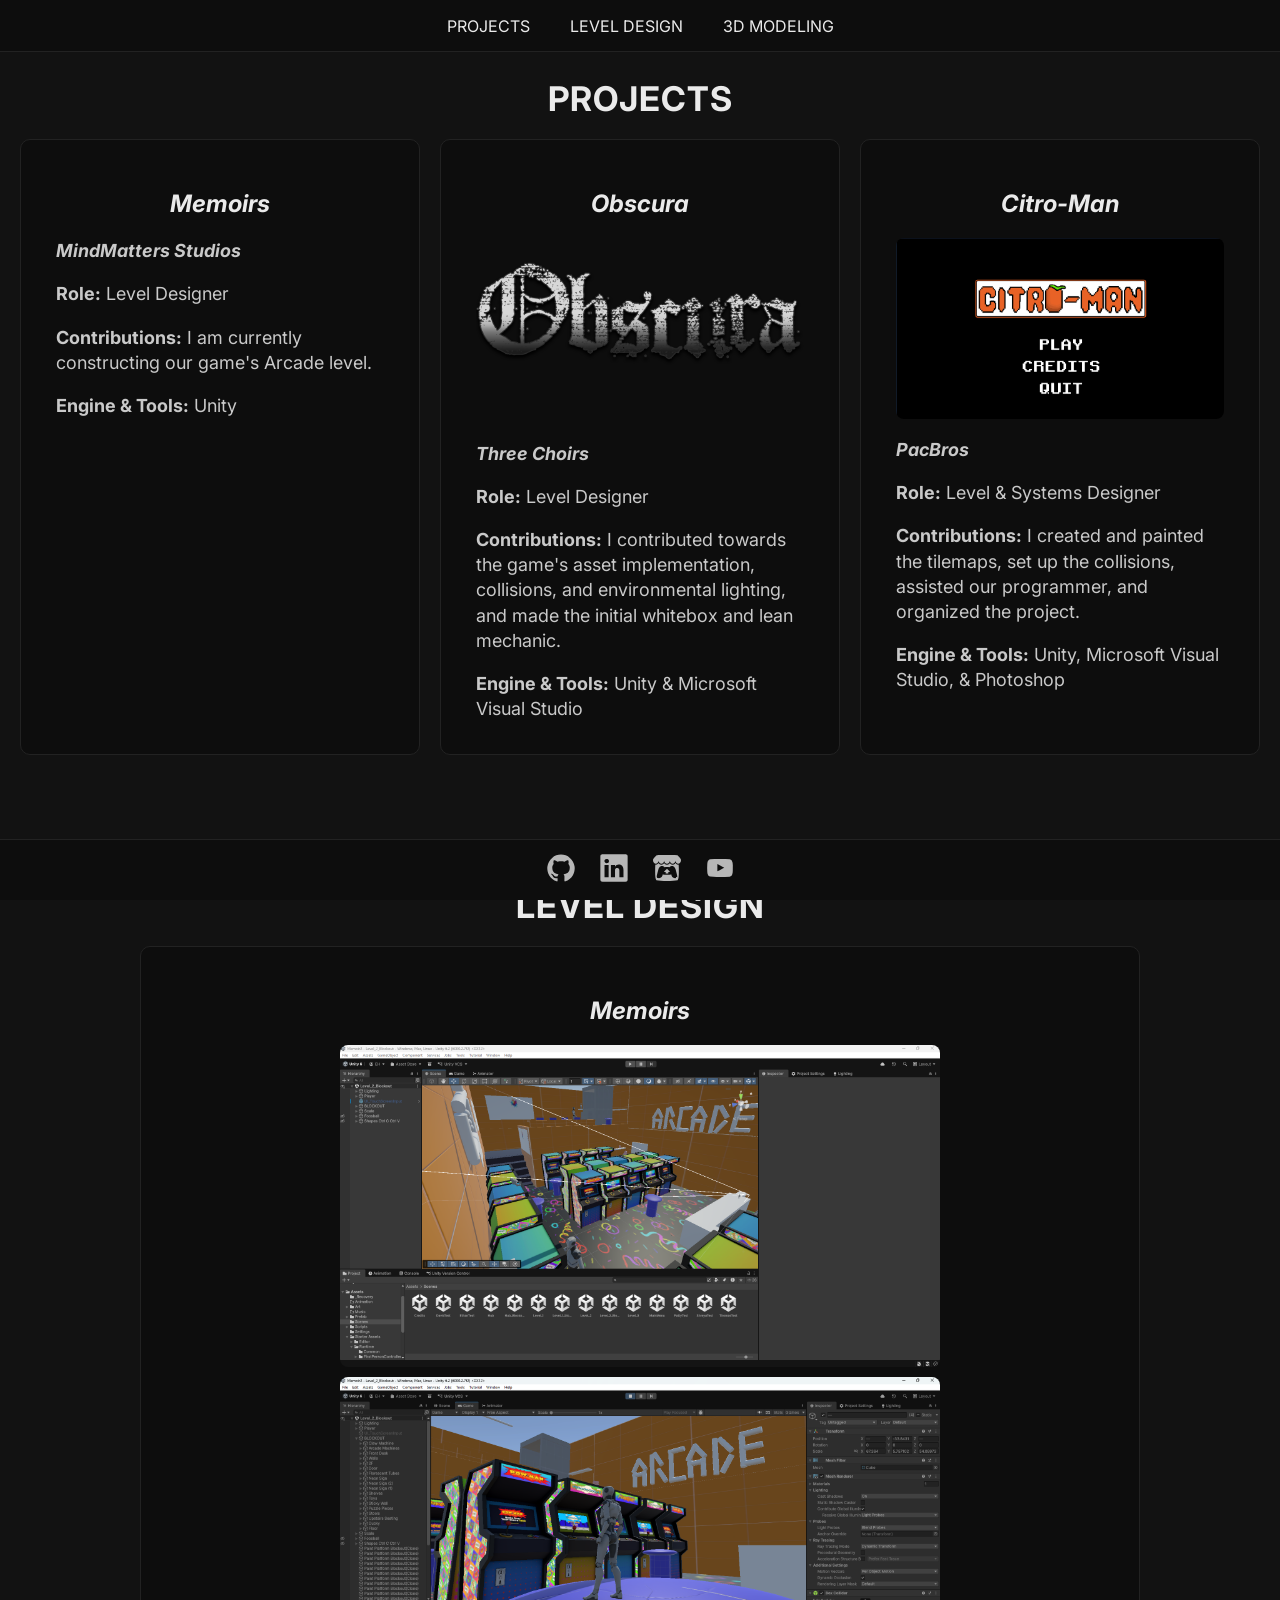
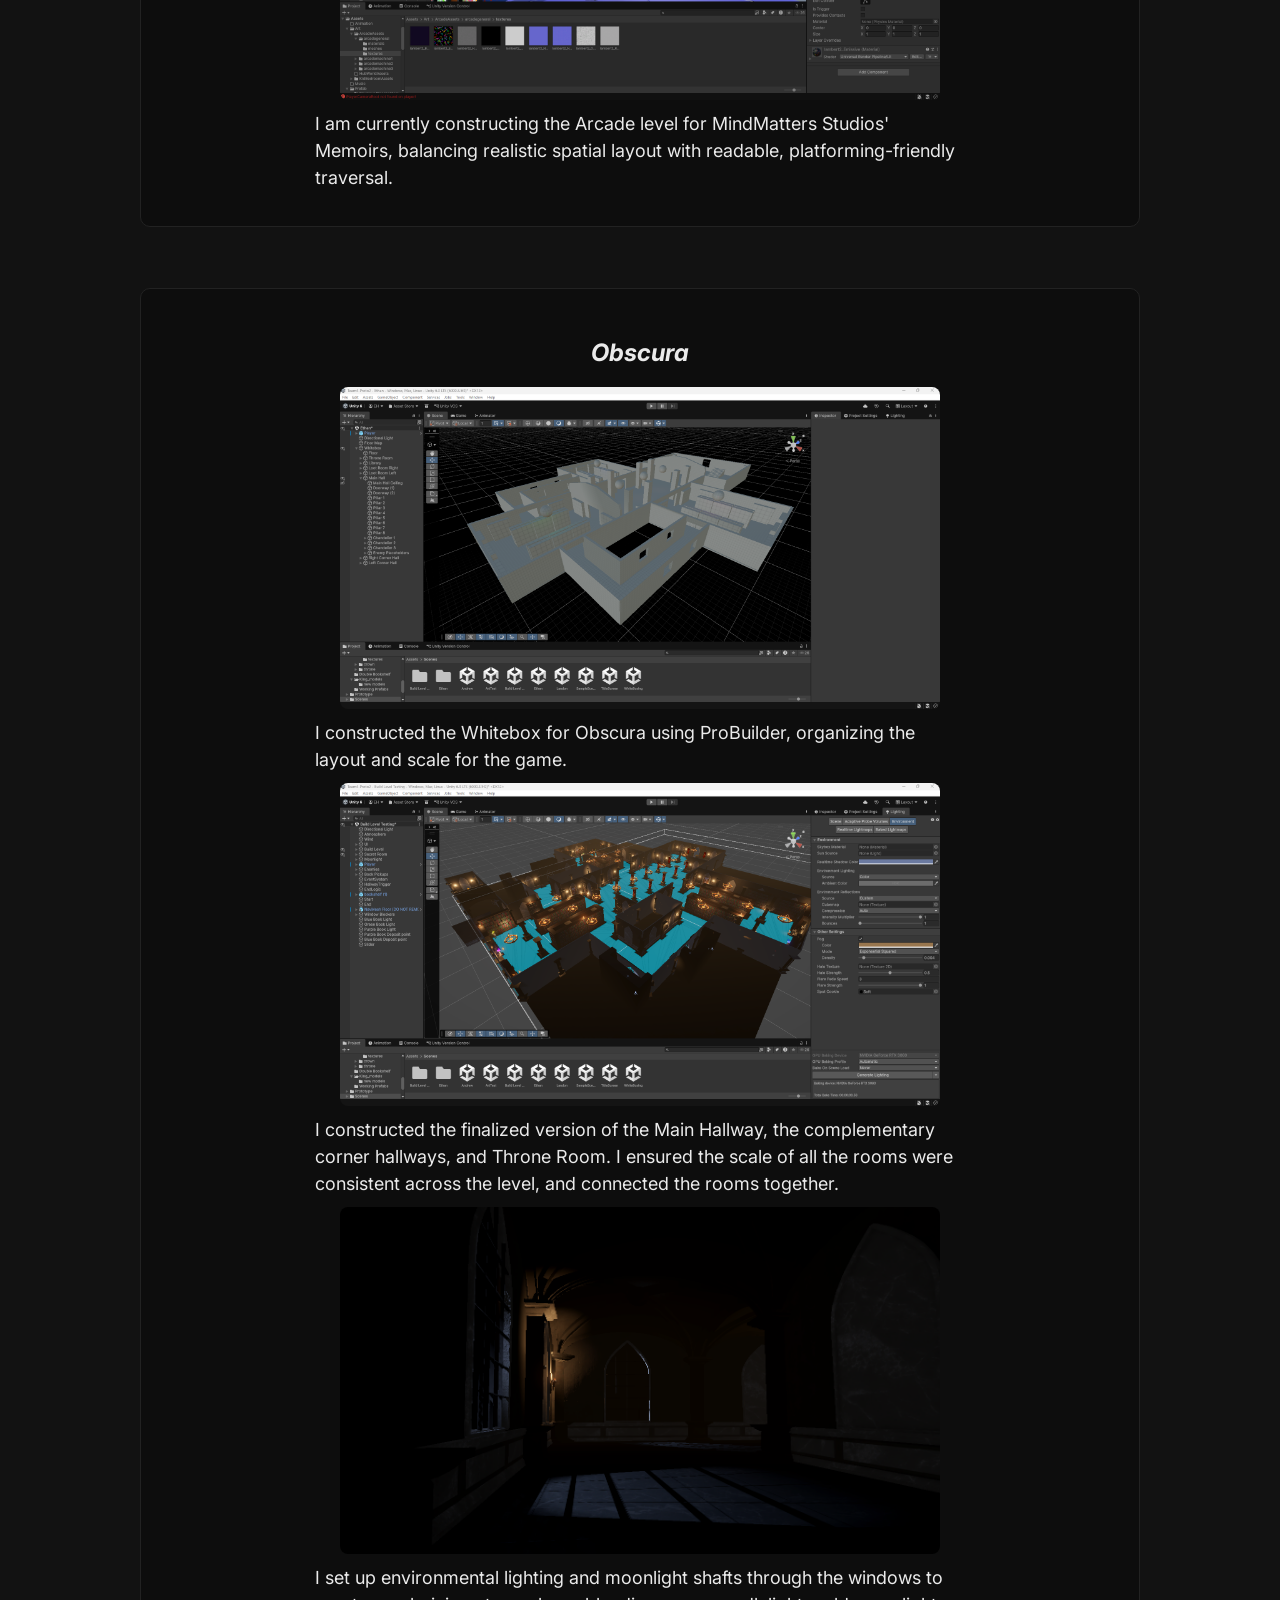
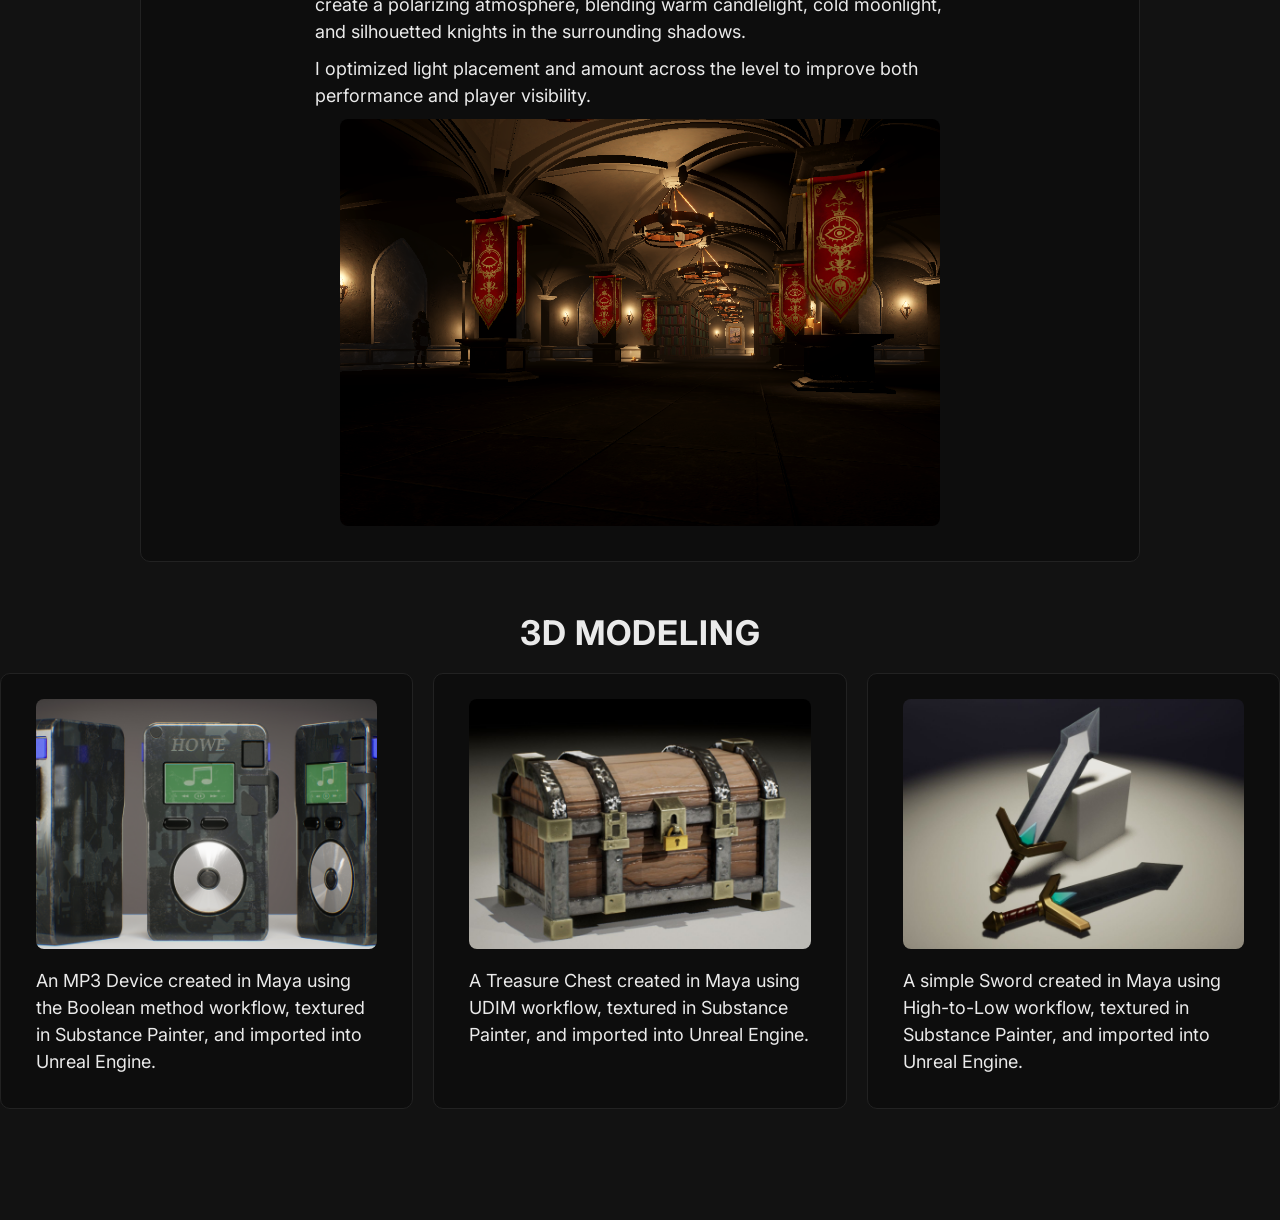
<file: Index.html>
<!DOCTYPE html>
<html>

<head>
  <link rel="stylesheet" href="styles.css">
  <link href="https://fonts.googleapis.com/css2?family=Inter:wght@400;600&display=swap" rel="stylesheet">
<meta charset ="utf-8">
<title>Ethan Howe | Game Designer</title>
</head>



<body>
  <header>
  <nav>
    <div class="nav-container">
      <ul class="navbar">
        <li><a href="#projects">PROJECTS</a></li>
        <li><a href="#level-design">LEVEL DESIGN</a></li>
        <li><a href="#3d-modeling">3D MODELING</a></li>
      </ul>
    </div>
  </nav>
</header>

  <main>
    <section id="projects">
      <h2><strong> PROJECTS </strong></h2>

      <div class="project-grid">

      <div class="project-card">
          <h3><strong><em> Memoirs </em></strong></h3>
          <p><strong><em> MindMatters Studios </em></strong></p>
          <p> <strong>Role:</strong> Level Designer </p>
          <p> <strong>Contributions:</strong> I am currently constructing our game's Arcade level. </p>
          <p> <strong>Engine & Tools:</strong> Unity </p>
        </div>

      <div class="project-card">
          <h3 class="project-title"> <a href="https://shreyaaaaaa.itch.io/obscura" target="_blank"> <em>Obscura</em> </a> </h3>
                  <a href="https://shreyaaaaaa.itch.io/obscura" target="_blank"> <img src="references/Obscura.png" alt="Obscura"> </a>
          <p> <strong><em>Three Choirs</em></strong> </p>
          <p> <strong>Role:</strong> Level Designer </p>
          <p> <strong>Contributions:</strong> I contributed towards the game's asset implementation, collisions, and environmental lighting, and made the initial whitebox and lean mechanic. </p>
          <p> <strong>Engine & Tools:</strong> Unity & Microsoft Visual Studio </p>
        </div>
        
      <div class="project-card">
          <h3 class="project-title"> <a href="https://nolanwoodyer.itch.io/citro-man" target="_blank"> <em>Citro-Man</em> </a> </h3>
                  <a href="https://nolanwoodyer.itch.io/citro-man" target="_blank"> <img src="references/Citro.png" alt="Citro-Man"> </a>
          <p><strong><em> PacBros </em></strong></p>
          <p> <strong>Role:</strong> Level & Systems Designer </p>
          <p> <strong>Contributions:</strong> I created and painted the tilemaps, set up the collisions, assisted our programmer, and organized the project. </p>
          <p> <strong>Engine & Tools:</strong> Unity, Microsoft Visual Studio, & Photoshop </p>
        </div>
      </div>
    </section>
<br>
    <section id="level-design">
      <h2><strong> LEVEL DESIGN </strong></h2>

      <div class="level-grid">

         <div class="level-card">
          <h3> <strong><em> Memoirs </em></strong> </h3>
          <img src="references/Memoirs-Blockout.png" alt="Arcade Level for Memoirs">
          <img src="references/Memoirs-Scale.png" alt="Player is a tiny guy in an Arcade">
          <p> I am currently constructing the Arcade level for MindMatters Studios' Memoirs, balancing realistic spatial layout with readable, platforming-friendly traversal. </p>
        </div>
      <br>
        <div class="level-card">
          <h3> <strong><em> Obscura </em></strong> </h3>
          <img src="references/Obscura-Whitebox.png" alt="Whitebox for Obscura">
          <p> I constructed the Whitebox for Obscura using ProBuilder, organizing the layout and scale for the game. </p>
          <img src="references/Obscura-Final.png" alt="Final Level Design for Obscura">
          <p> I constructed the finalized version of the Main Hallway, the complementary corner hallways, and Throne Room. I ensured the scale of all the rooms were consistent across the level, and connected the rooms together. </p>
          <img src="references/Obscura-Moonlight.png" alt="Moonlight shafts in dark hallway">
          <p> I set up environmental lighting and moonlight shafts through the windows to create a polarizing atmosphere, blending warm candlelight, cold moonlight, and silhouetted knights in the surrounding shadows. </p>
          <p> I optimized light placement and amount across the level to improve both performance and player visibility. </p>
          <img src="references/Obscura-Lighting.png" alt="Candlelit castle with library">
        </div>
        
      </div>
    </section>
  <br>
    <section id="3d-modeling">
      <h2><strong> 3D MODELING </strong></h2>

    <div class="model-grid">
      
      <div class="model-card">
        <img src="references/Device.jpeg" alt="Device model">
        <p> An MP3 Device created in Maya using the Boolean method workflow, textured in Substance Painter, and imported into Unreal Engine. </p>
      </div>

      <div class="model-card">
        <img src="references/Chest.jpg" alt="Chest model">
        <p> A Treasure Chest created in Maya using UDIM workflow, textured in Substance Painter, and imported into Unreal Engine. </p>
      </div>

      <div class="model-card">
        <img src="references/Sword.jpg" alt="Sword model">
        <p> A simple Sword created in Maya using High-to-Low workflow, textured in Substance Painter, and imported into Unreal Engine. </p>
      </div>
    </div>
      
    </section>
<br>
  </main>

  <footer>
    <a href="https://github.com/extremeethan/" target="_blank"> <img src="icons/logo-github.svg" alt="github"> </a>
    <a href="https://www.linkedin.com/in/ethan-howe-/" target="_blank"> <img src="icons/logo-linkedin.svg" alt="linkedin"> </a>
    <a href="https://extremeethan.itch.io/" target="_blank"> <img src="icons/logo-itch.svg" alt="itch.io"> </a>
    <a href="https://www.youtube.com/@ethan-howe" target="_blank"> <img src="icons/logo-youtube.svg" alt="youtube"> </a>
  </footer>
</body>
  
</html>
</file>
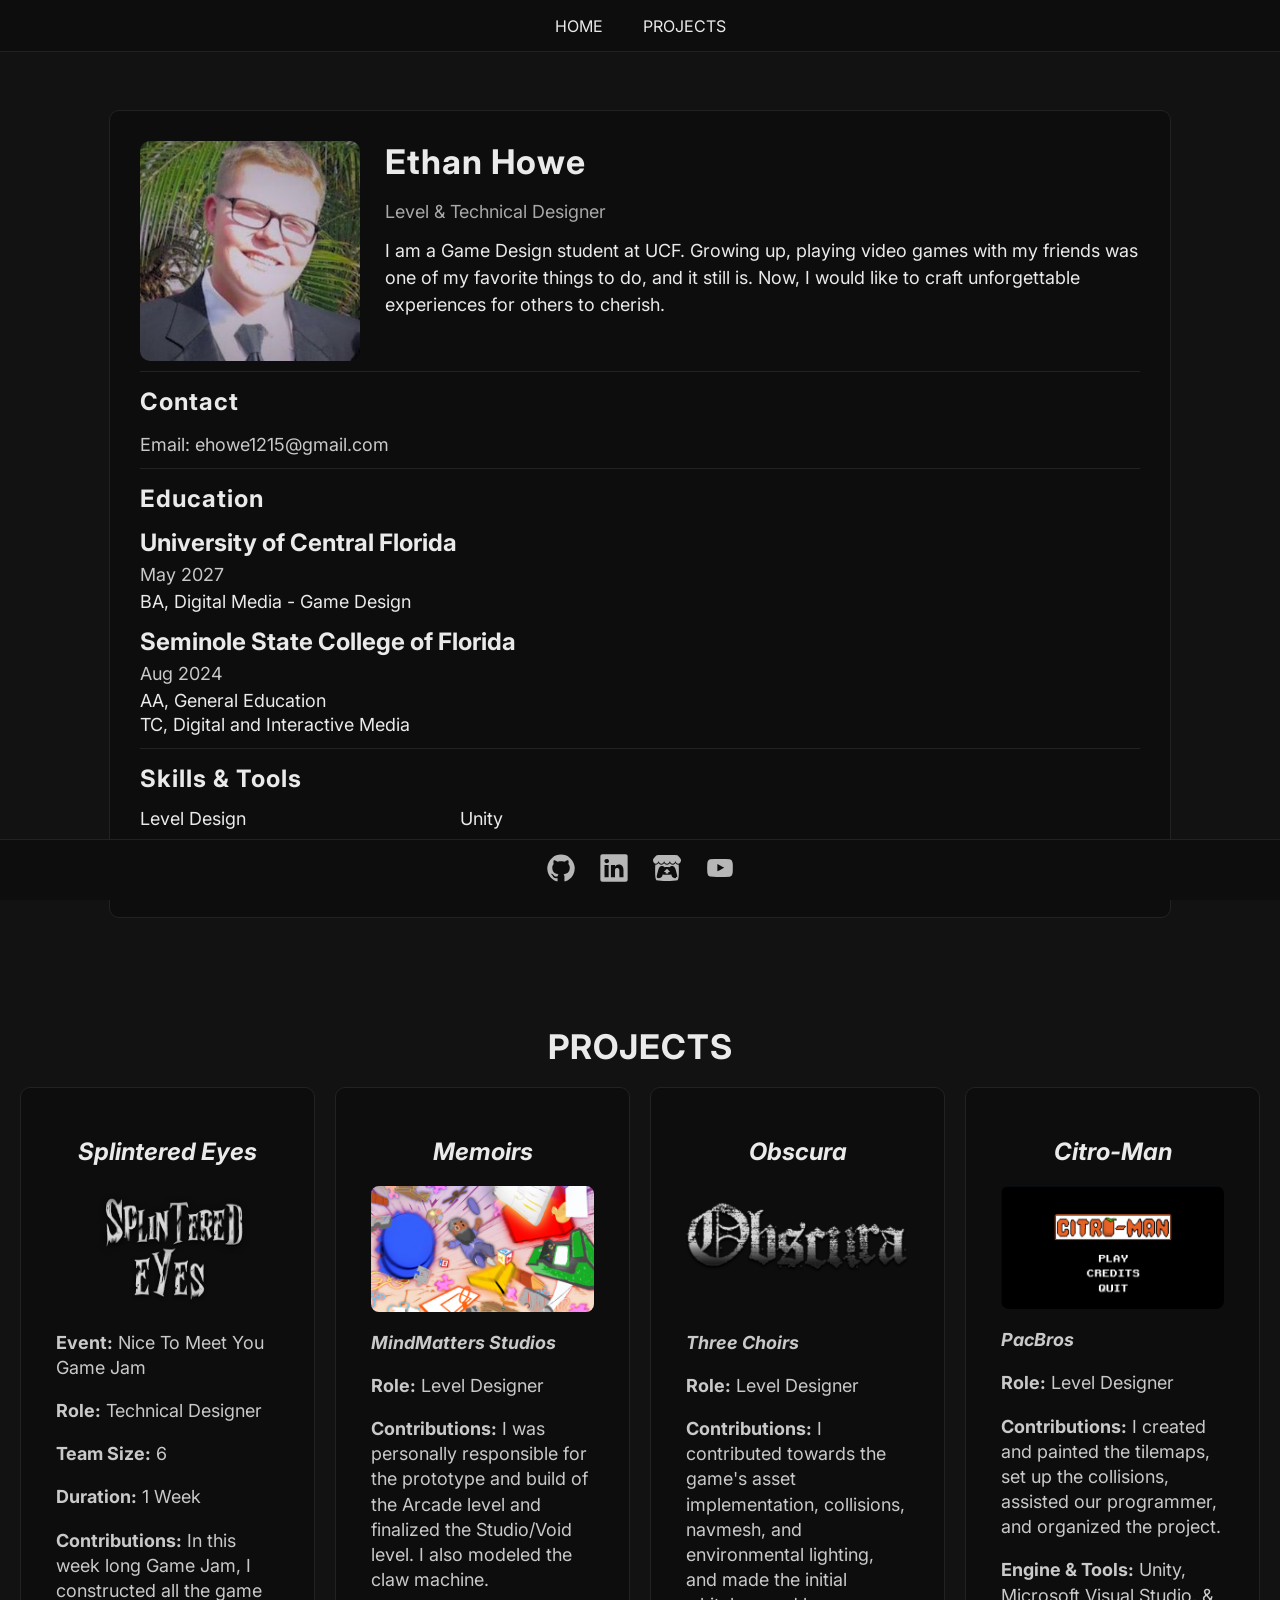
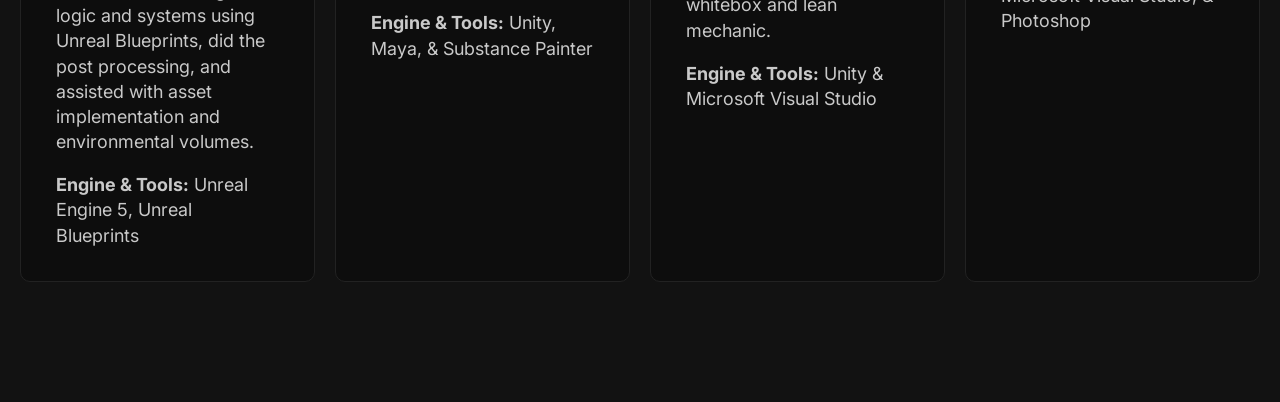
<file: index.html>
<!DOCTYPE html>
<html>

<head>
  <link rel="stylesheet" href="styles.css">
  <link href="https://fonts.googleapis.com/css2?family=Inter:wght@400;600&display=swap" rel="stylesheet">
  <meta charset="utf-8">
  <title>Ethan Howe | Game Designer</title>
</head>

<body>

  <header>
    <nav>
      <div class="nav-container">
        <ul class="navbar">
          <li><a href="index.html">HOME</a></li>
          <li><a href="index.html#projects">PROJECTS</a></li>
        </ul>
      </div>
    </nav>
  </header>

  <main>

    <section class="about-hero">

      <div class="profile-card">

        <div class="profile-top">
          <img src="references/headshot.jpg" alt="picture of me">

          <div class="profile-text">
            <h2>Ethan Howe</h2>

            <p class="edu-date">
              Level & Technical Designer
            </p>
            
            <p>
              I am a Game Design student at UCF. Growing up, playing video games with my friends was one of my favorite things to do, and it still is. Now, I would like to craft unforgettable experiences for others to cherish.
            </p>

          </div>
        </div>

        <div class="profile-section">
          <h2><strong>Contact</strong></h2>
          <p>Email: ehowe1215@gmail.com</p>
        </div>

        <div class="profile-section">

          <h2><strong>Education</strong></h2>

          <div class="education-item">
            <h3>University of Central Florida</h3>
            <p class="edu-date">May 2027</p>
            <ul>
              <li>BA, Digital Media - Game Design</li>
            </ul>
          </div>

          <div class="education-item">
            <h3>Seminole State College of Florida</h3>
            <p class="edu-date">Aug 2024</p>
            <ul>
              <li>AA, General Education</li>
              <li>TC, Digital and Interactive Media</li>
            </ul>
          </div>

        </div>

        <div class="profile-section">
          <h2><strong>Skills & Tools</strong></h2>

          <ul class="skills-list">
            <li>Level Design</li>
            <li>Unity</li>
            <li>Unreal Engine & Blueprints</li>
            <li>Autodesk Maya</li>
            <li>Hard Surface Modeling</li>
            <li>GitHub</li>
          </ul>
        </div>

      </div>

    </section>


    <section id="projects">
      <h2><strong>PROJECTS</strong></h2>

      <div class="project-grid">

        <div class="project-card">
          <h3 class="project-title">
            <a href="https://pr0tag.itch.io/splintered-eyes" target="_blank">
              <strong><em>Splintered Eyes</em></strong>
            </a>
          </h3>

          <img src="references/Splintered-Eyes.png" alt="Splintered Eyes Game Jam Project">

          <p><strong>Event:</strong> Nice To Meet You Game Jam</p>
          <p><strong>Role:</strong> Technical Designer</p>
          <p><strong>Team Size:</strong> 6</p>
          <p><strong>Duration:</strong> 1 Week</p>
          <p><strong>Contributions:</strong> In this week long Game Jam, I constructed all the game logic and systems using Unreal Blueprints, did the post processing, and assisted with asset implementation and environmental volumes.</p>
          <p><strong>Engine & Tools:</strong> Unreal Engine 5, Unreal Blueprints</p>
        </div>

        <div class="project-card">
          <h3 class="project-title">
            <a href="https://patty-farinas.itch.io/memoirs" target="_blank">
              <strong><em>Memoirs</em></strong>
            </a>
          </h3>

          <a href="memoirs.html">
            <img src="references/Memoirs.png" alt="Memoirs">
          </a>

          <p><strong><em>MindMatters Studios</em></strong></p>
          <p><strong>Role:</strong> Level Designer</p>
          <p><strong>Contributions:</strong> I was personally responsible for the prototype and build of the Arcade level and finalized the Studio/Void level. I also modeled the claw machine.</p>
          <p><strong>Engine & Tools:</strong> Unity, Maya, & Substance Painter</p>
        </div>

        <div class="project-card">
          <h3 class="project-title">
            <a href="https://shreyaaaaaa.itch.io/obscura" target="_blank">
              <strong><em>Obscura</em></strong>
            </a>
          </h3>

          <a href="obscura.html">
            <img src="references/Obscura.png" alt="Obscura">
          </a>

          <p><strong><em>Three Choirs</em></strong></p>
          <p><strong>Role:</strong> Level Designer</p>
          <p><strong>Contributions:</strong> I contributed towards the game's asset implementation, collisions, navmesh, and environmental lighting, and made the initial whitebox and lean mechanic.</p>
          <p><strong>Engine & Tools:</strong> Unity & Microsoft Visual Studio</p>
        </div>

        <div class="project-card">
          <h3 class="project-title">
            <a href="https://nolanwoodyer.itch.io/citro-man" target="_blank">
              <strong><em>Citro-Man</em></strong>
            </a>
          </h3>

          <img src="references/Citro.png" alt="Citro-Man">

          <p><strong><em>PacBros</em></strong></p>
          <p><strong>Role:</strong> Level Designer</p>
          <p><strong>Contributions:</strong> I created and painted the tilemaps, set up the collisions, assisted our programmer, and organized the project.</p>
          <p><strong>Engine & Tools:</strong> Unity, Microsoft Visual Studio, & Photoshop</p>
        </div>

      </div>
    </section>

  </main>

  <footer>
    <a href="https://github.com/extremeethan/" target="_blank">
      <img src="icons/logo-github.svg" alt="github">
    </a>

    <a href="https://www.linkedin.com/in/ethan-howe-/" target="_blank">
      <img src="icons/logo-linkedin.svg" alt="linkedin">
    </a>

    <a href="https://extremeethan.itch.io/" target="_blank">
      <img src="icons/logo-itch.svg" alt="itch.io">
    </a>

    <a href="https://www.youtube.com/@ethan-howe" target="_blank">
      <img src="icons/logo-youtube.svg" alt="youtube">
    </a>
  </footer>

</body>

</html>
</file>
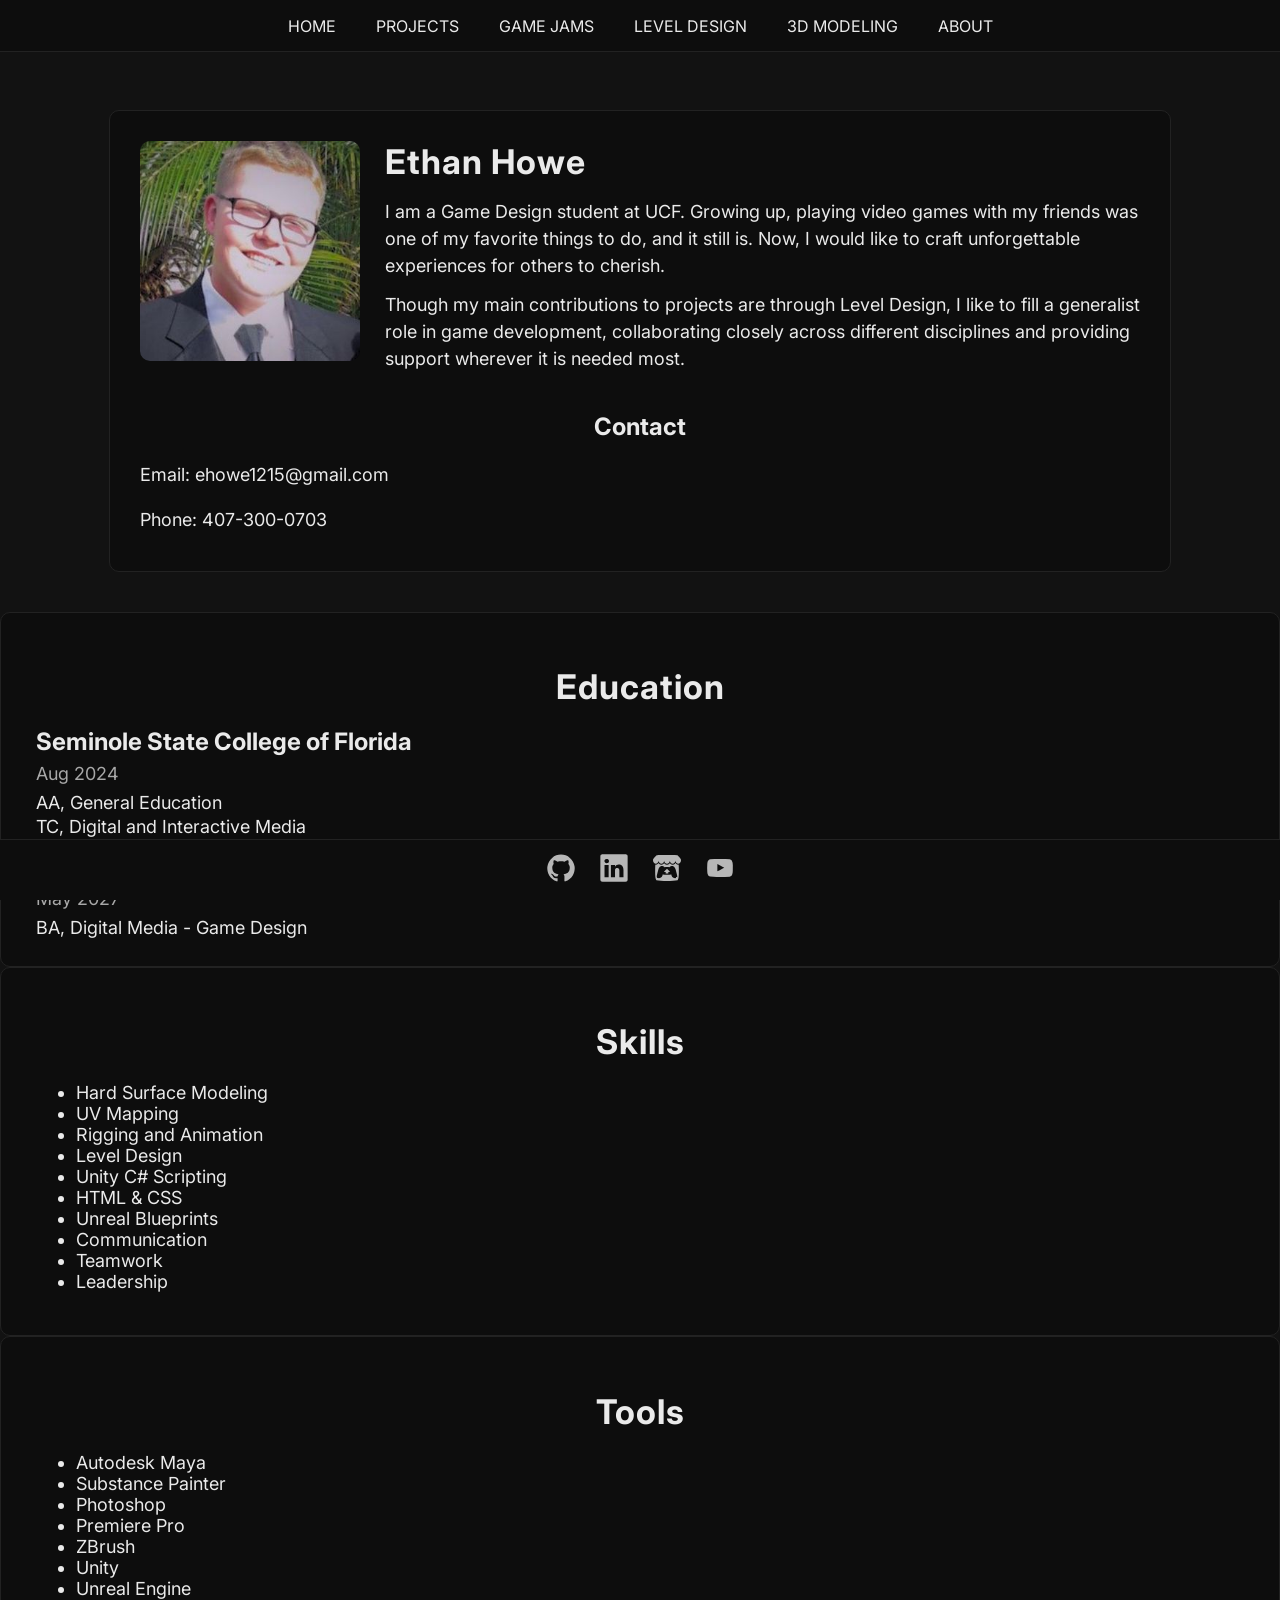
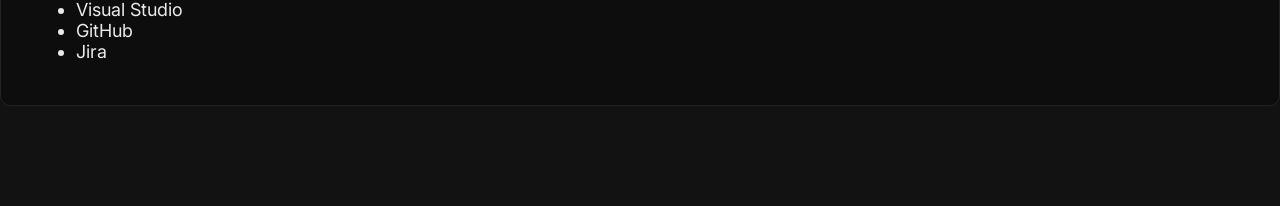
<file: about.html>
<!DOCTYPE html>
<html>

<head>
  <link rel="stylesheet" href="styles.css">
  <link href="https://fonts.googleapis.com/css2?family=Inter:wght@400;600&display=swap" rel="stylesheet">
<meta charset ="utf-8">
<title>Ethan Howe | Game Designer</title>
</head>

<body>

<header>
  <nav>
    <div class="nav-container">
      <ul class="navbar">
        <li><a href="index.html">HOME</a></li>
        <li><a href="index.html#projects">PROJECTS</a></li>
        <li><a href="index.html#game-jams">GAME JAMS</a></li>
        <li><a href="index.html#level-design">LEVEL DESIGN</a></li>
        <li><a href="index.html#3d-modeling">3D MODELING</a></li>
        <li><a href="about.html">ABOUT</a></li>
      </ul>
    </div>
  </nav>
</header>

<main>
  <section class="about-hero">
    <div class="profile-card">

  <div class="profile-top">
    <img src="references/headshot.jpg" alt="picture of me">

    <div class="profile-text">
      <h2>Ethan Howe</h2>
      <p>
        I am a Game Design student at UCF. Growing up, playing video games with my friends was one of my favorite things to do, and it still is. 
        Now, I would like to craft unforgettable experiences for others to cherish.
      </p>
      <p>
        Though my main contributions to projects are through Level Design,
        I like to fill a generalist role in game development, collaborating closely across different disciplines and providing support wherever it is needed most.
      </p>
    </div>
  </div>

  <div class="profile-contact">
    <h3>Contact</h3>
    <p>Email: ehowe1215@gmail.com</p>
    <p>Phone: 407-300-0703</p>
  </div>

</div>
    
  <div class="info-card">

  <h2>Education</h2>

  <div class="education-item">
    <h3>Seminole State College of Florida</h3>
    <p class="edu-date">Aug 2024</p>
    <ul>
      <li>AA, General Education</li>
      <li>TC, Digital and Interactive Media</li>
    </ul>
  </div>

  <div class="education-item">
    <h3>University of Central Florida</h3>
    <p class="edu-date">May 2027</p>
    <ul>
      <li>BA, Digital Media - Game Design</li>
    </ul>
  </div>
</div>

  <section class="card-section">
  <div class="skills-grid project-card">
    <h2>Skills</h2>
    <ul>
      <li>Hard Surface Modeling</li>
      <li>UV Mapping</li>
      <li>Rigging and Animation</li>
      <li>Level Design</li>
      <li>Unity C# Scripting</li>
      <li>HTML & CSS</li>
      <li>Unreal Blueprints</li>
      <li>Communication</li>
      <li>Teamwork</li>
      <li>Leadership</li>
    </ul>
  </div>
</section>

<section class="card-section">
  <div class="tools-grid project-card">
    <h2>Tools</h2>
    <ul>
      <li>Autodesk Maya</li>
      <li>Substance Painter</li>
      <li>Photoshop</li>
      <li>Premiere Pro</li>
      <li>ZBrush</li>
      <li>Unity</li>
      <li>Unreal Engine</li>
      <li>Visual Studio</li>
      <li>GitHub</li>
      <li>Jira</li>
    </ul>
  </div>
</section>

</main>

 <footer>
    <a href="https://github.com/extremeethan/" target="_blank"> <img src="icons/logo-github.svg" alt="github"> </a>
    <a href="https://www.linkedin.com/in/ethan-howe-/" target="_blank"> <img src="icons/logo-linkedin.svg" alt="linkedin"> </a>
    <a href="https://extremeethan.itch.io/" target="_blank"> <img src="icons/logo-itch.svg" alt="itch.io"> </a>
    <a href="https://www.youtube.com/@ethan-howe" target="_blank"> <img src="icons/logo-youtube.svg" alt="youtube"> </a>
  </footer>
</body>
</html>
</file>
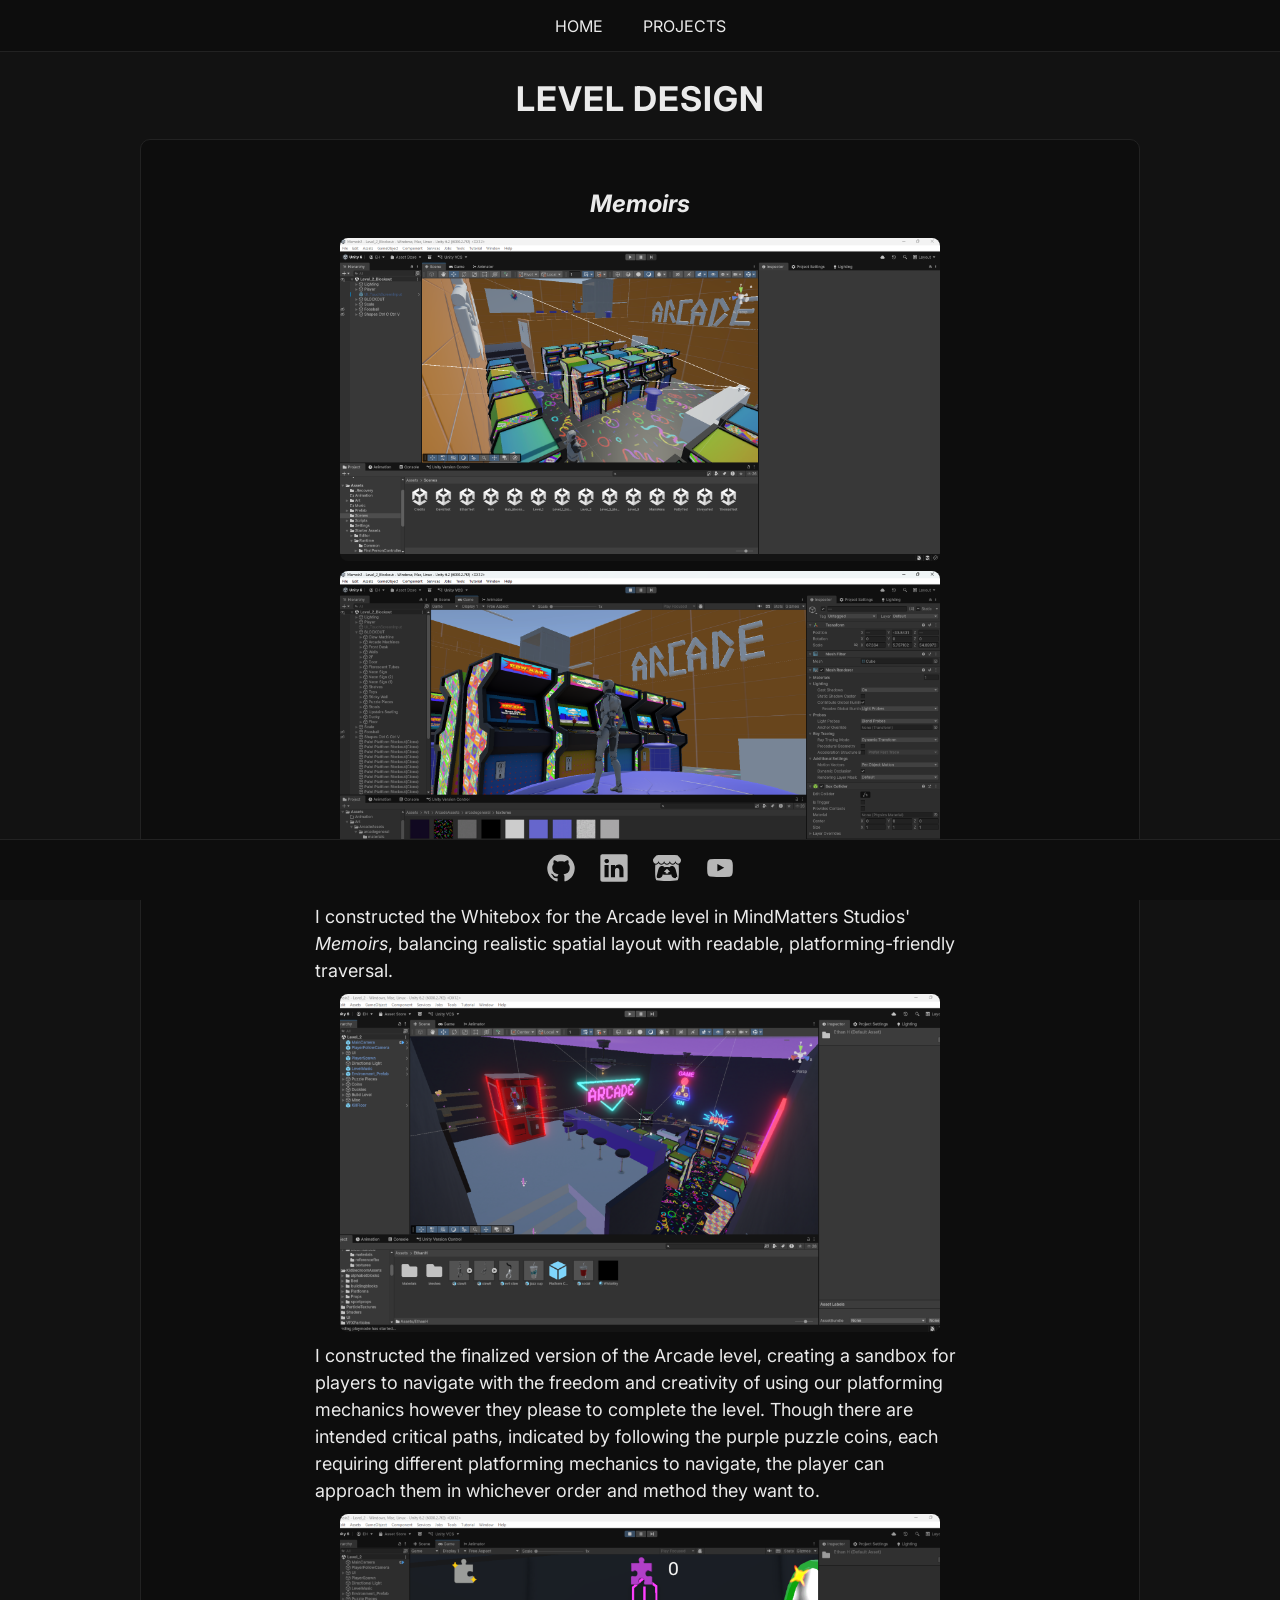
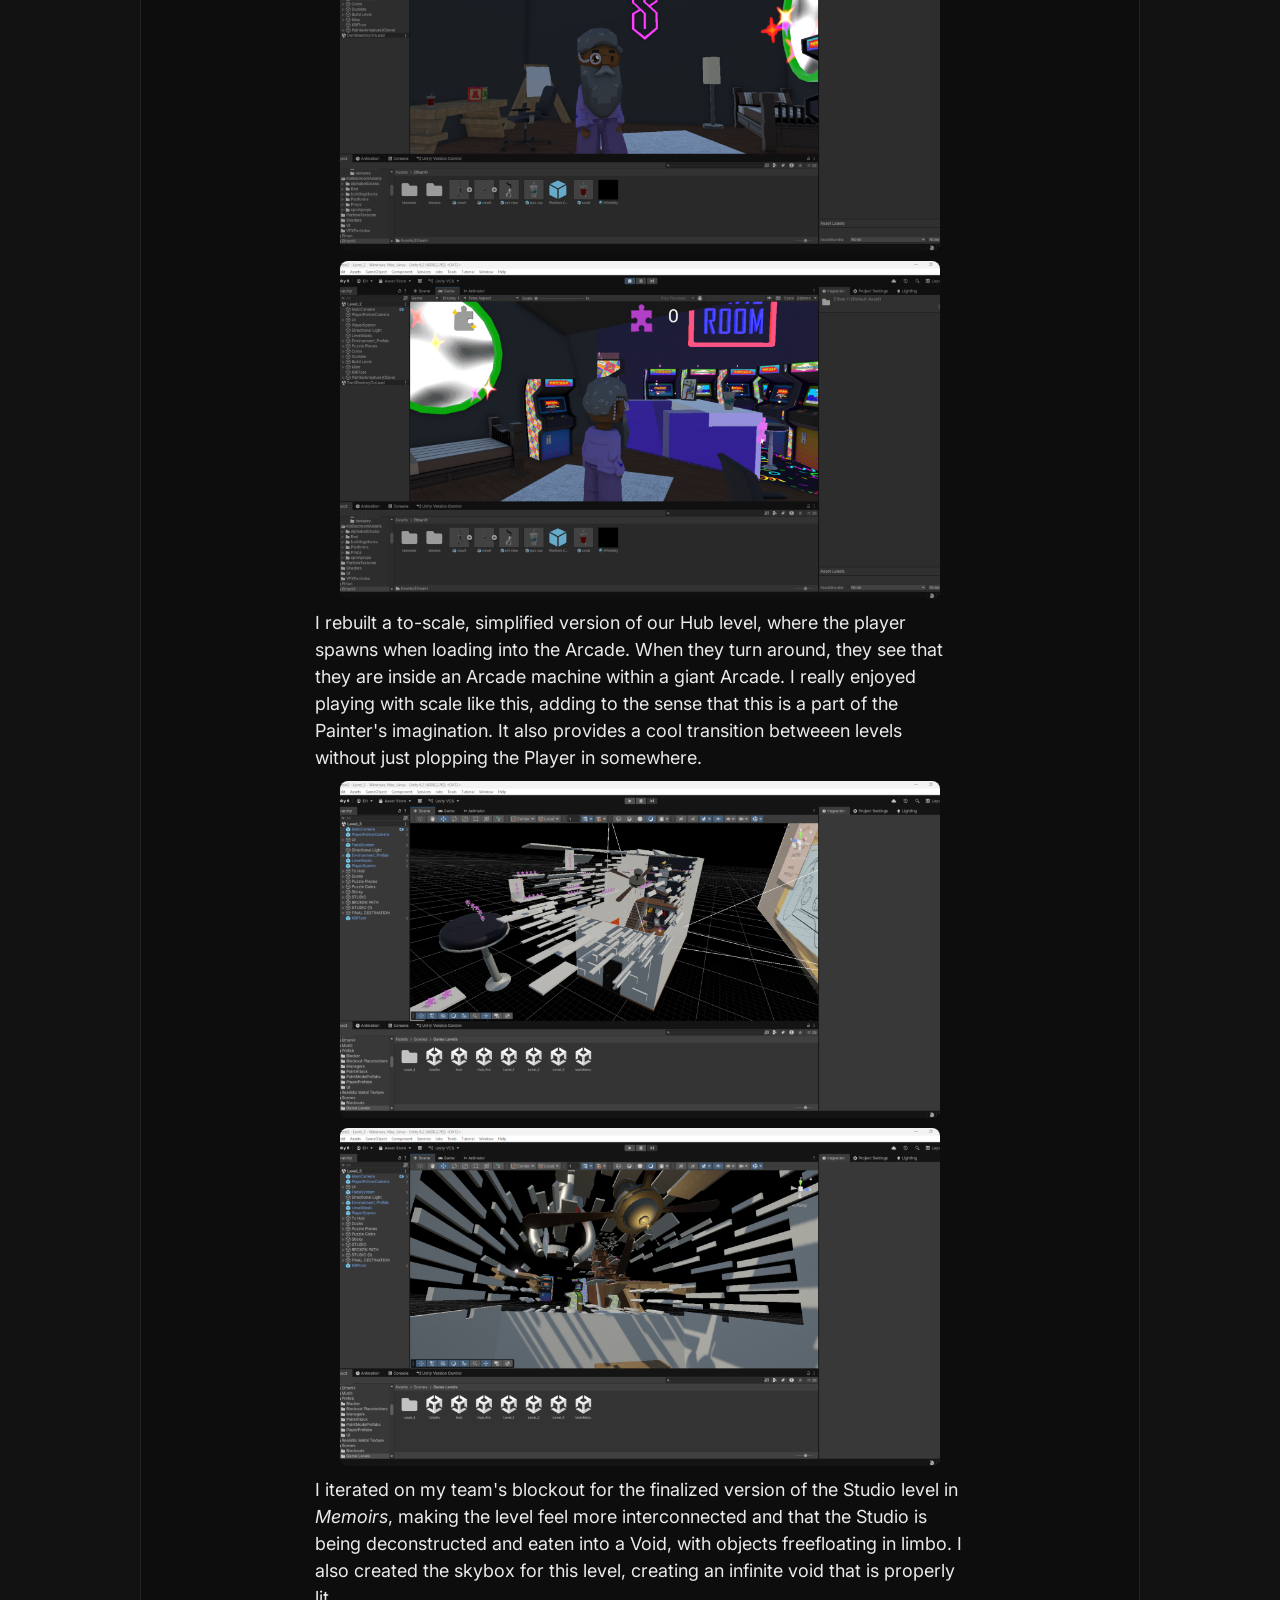
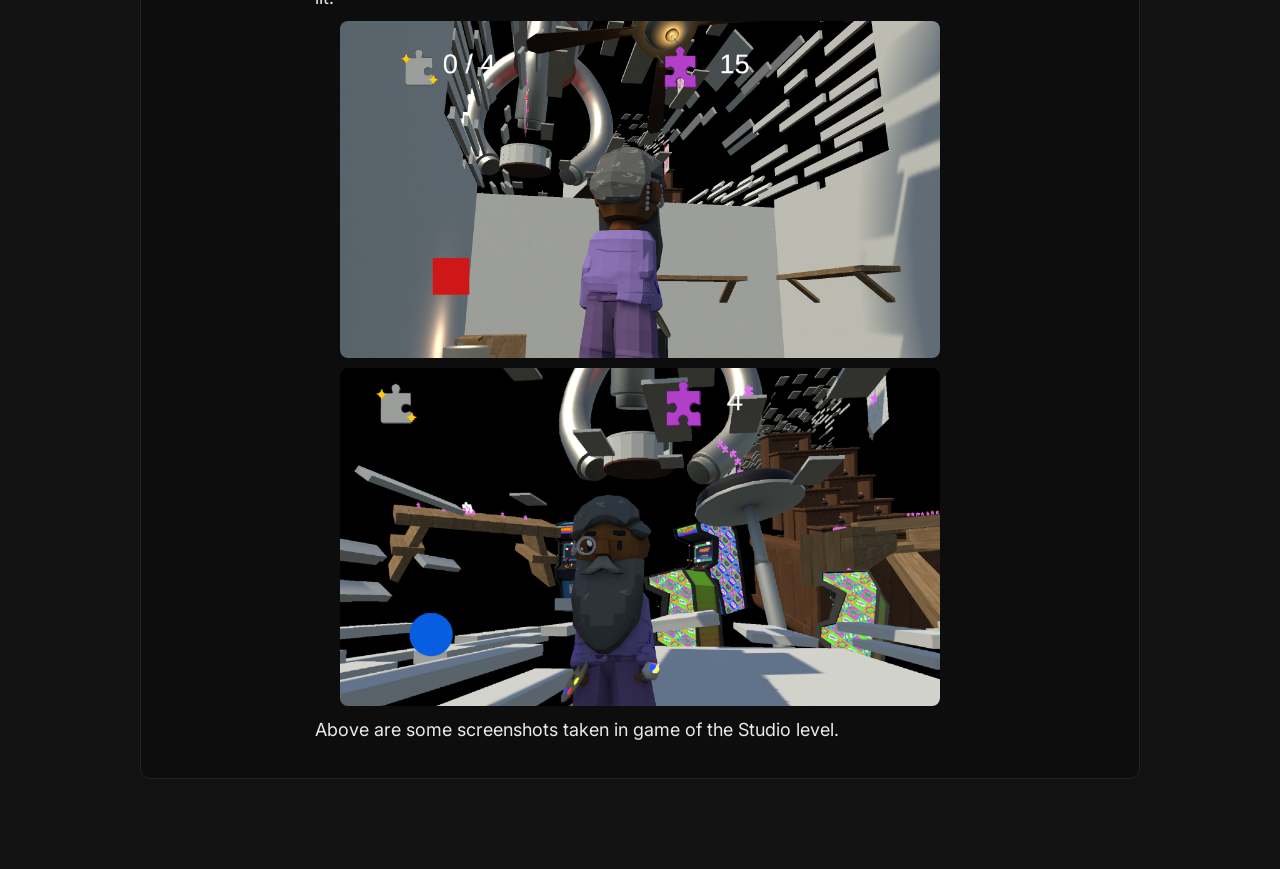
<file: memoirs.html>
<!DOCTYPE html>
<html>

<head>
  <link rel="stylesheet" href="styles.css">
  <link href="https://fonts.googleapis.com/css2?family=Inter:wght@400;600&display=swap" rel="stylesheet">
  <meta charset="utf-8">
  <title>Ethan Howe | Game Designer</title>
</head>

<body>

  <header>
    <nav>
      <div class="nav-container">
        <ul class="navbar">
          <li><a href="index.html">HOME</a></li>
          <li><a href="index.html#projects">PROJECTS</a></li>
        </ul>
      </div>
    </nav>
  </header>

  <main>

    <section id="level-design">
      <h2><strong>LEVEL DESIGN</strong></h2>

      <div class="level-grid">
        <div class="level-card">
          <h3><strong><em>Memoirs</em></strong></h3>

          <img src="references/Memoirs-Blockout.png" alt="Arcade Blockout for Memoirs">
          <img src="references/Memoirs-Scale.png" alt="Player is a tiny guy in an Arcade">

          <p>
            I constructed the Whitebox for the Arcade level in MindMatters Studios' <em>Memoirs</em>, balancing realistic spatial layout with readable, platforming-friendly traversal.
          </p>

          <img src="references/Memoirs-Arcade.png" alt="Arcade Build for Memoirs">

          <p>
            I constructed the finalized version of the Arcade level, creating a sandbox for players to navigate with the freedom and creativity of using our platforming mechanics however they please to complete the level.
            Though there are intended critical paths, indicated by following the purple puzzle coins, each requiring different platforming mechanics to navigate, the player can approach them in whichever order and method they want to.
          </p>

          <img src="references/Memoirs-Arcade-Spawn-1.png" alt="To scale version of Hub world in an Arcade machine">
          <img src="references/Memoirs-Arcade-Spawn-2.png" alt="The player looks out into the giant Arcade from within a machine">

          <p>
            I rebuilt a to-scale, simplified version of our Hub level, where the player spawns when loading into the Arcade. When they turn around, they see that they are inside an Arcade machine within a giant Arcade.
            I really enjoyed playing with scale like this, adding to the sense that this is a part of the Painter's imagination. It also provides a cool transition betweeen levels without just plopping the Player in somewhere.
          </p>

          <img src="references/Memoirs-Studio.png" alt="Studio Build for Memoirs">
          <img src="references/Memoirs-Void.png" alt="Void pathway">

          <p>
            I iterated on my team's blockout for the finalized version of the Studio level in <em>Memoirs</em>, making the level feel more interconnected and that the Studio is being deconstructed and eaten into a Void, with objects freefloating in limbo.
            I also created the skybox for this level, creating an infinite void that is properly lit.
          </p>

          <img src="references/Memoirs-Studio-Game.png" alt="In game screenshot of the Studio level">
          <img src="references/Memoirs-Void-Game.png" alt="In game screenshot of the Studio level">

          <p>
            Above are some screenshots taken in game of the Studio level.
          </p>
        </div>
      </div>
    </section>

  </main>

  <footer>
    <a href="https://github.com/extremeethan/" target="_blank">
      <img src="icons/logo-github.svg" alt="github">
    </a>

    <a href="https://www.linkedin.com/in/ethan-howe-/" target="_blank">
      <img src="icons/logo-linkedin.svg" alt="linkedin">
    </a>

    <a href="https://extremeethan.itch.io/" target="_blank">
      <img src="icons/logo-itch.svg" alt="itch.io">
    </a>

    <a href="https://www.youtube.com/@ethan-howe" target="_blank">
      <img src="icons/logo-youtube.svg" alt="youtube">
    </a>
  </footer>

</body>

</html>
</file>
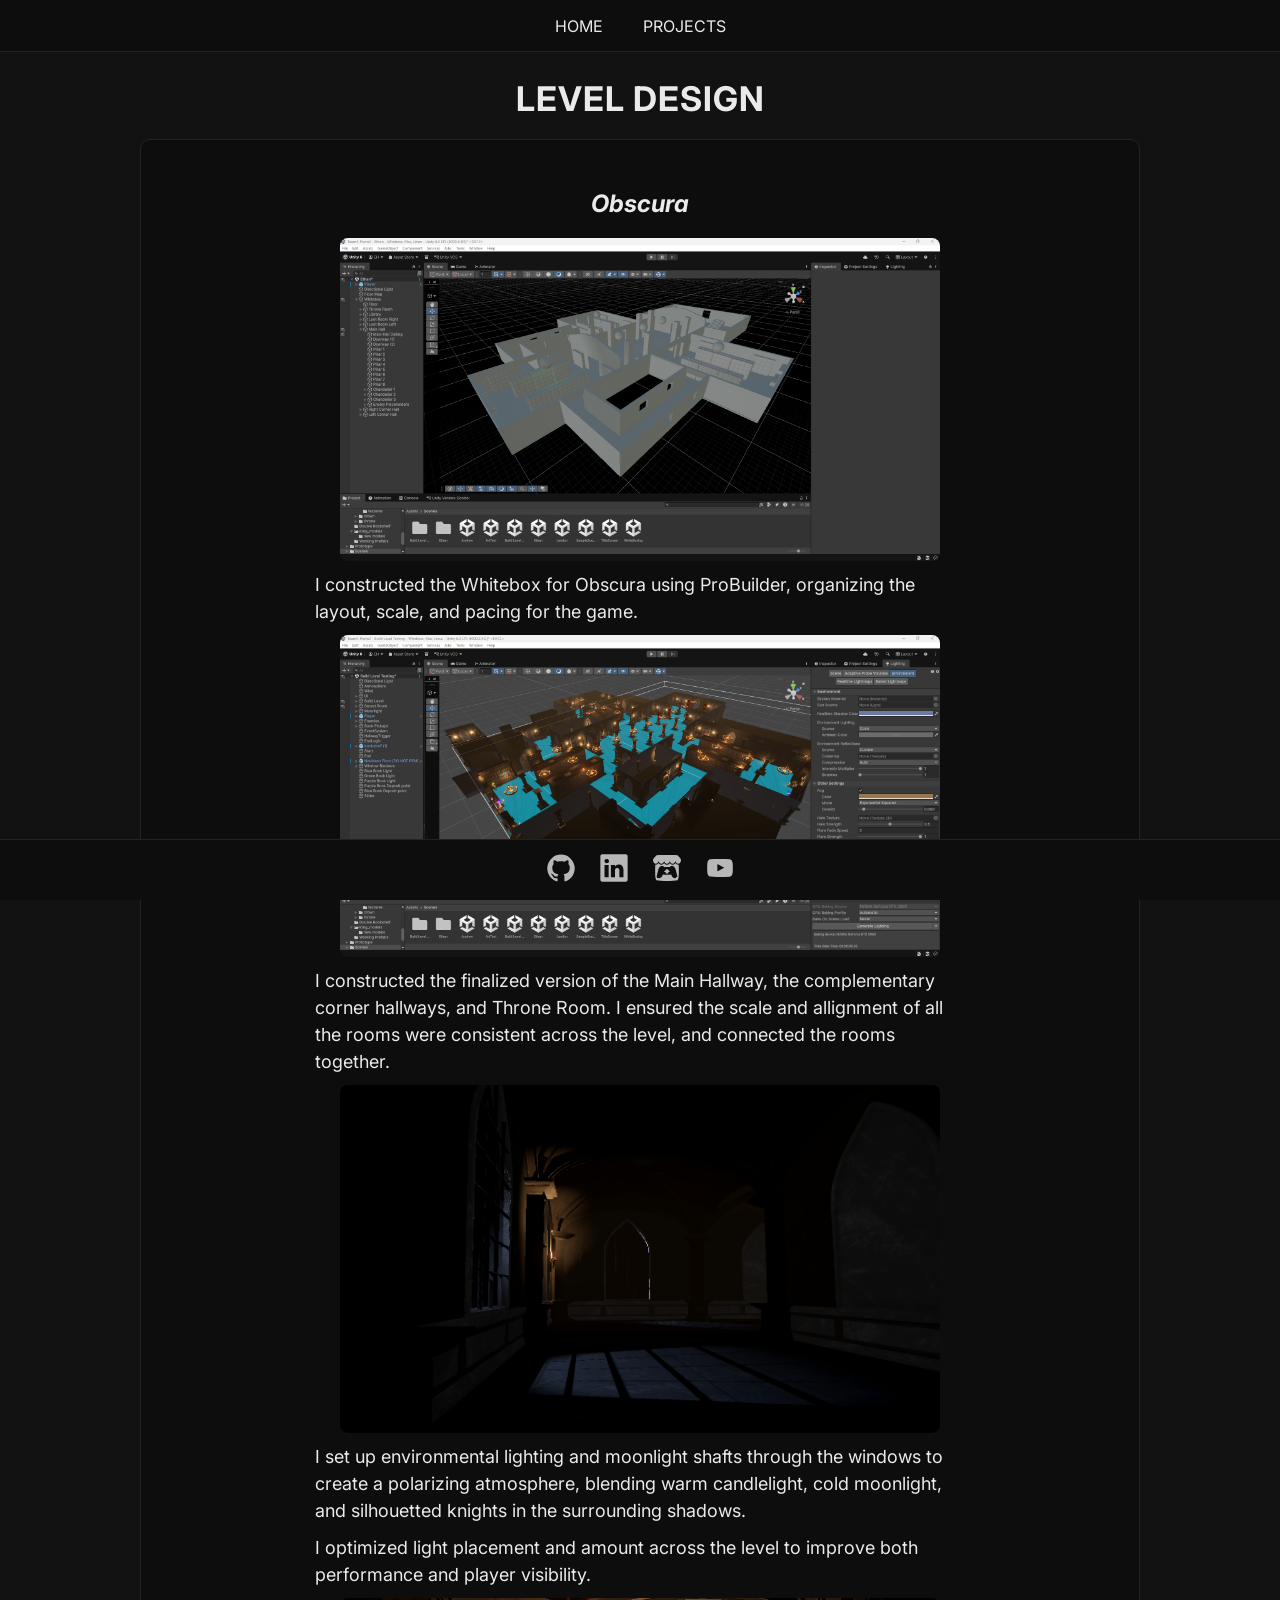
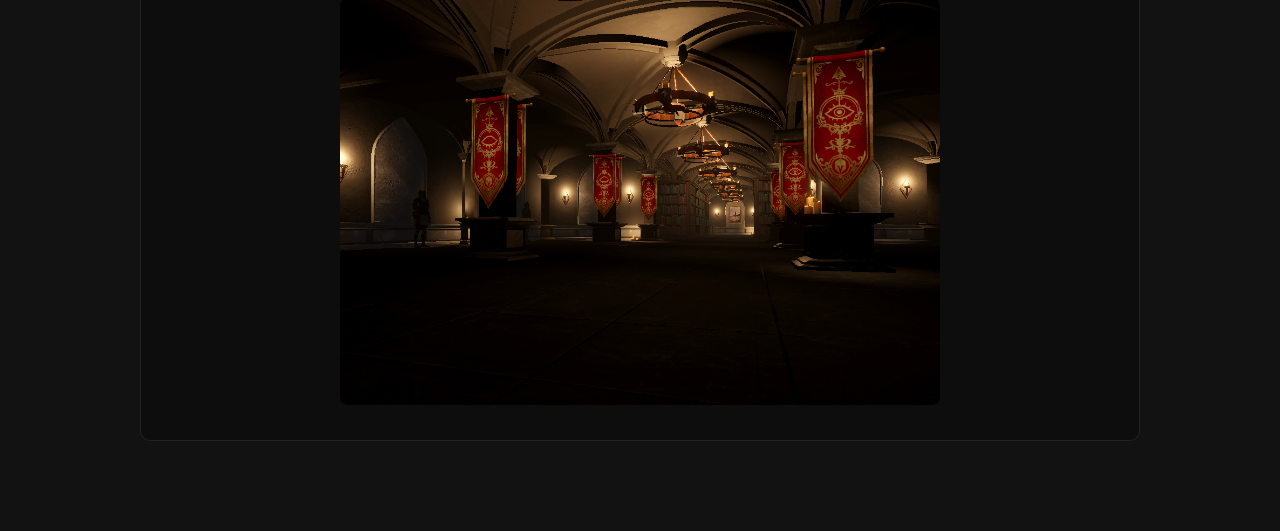
<file: obscura.html>
<!DOCTYPE html>
<html>

<head>
  <link rel="stylesheet" href="styles.css">
  <link href="https://fonts.googleapis.com/css2?family=Inter:wght@400;600&display=swap" rel="stylesheet">
  <meta charset="utf-8">
  <title>Ethan Howe | Game Designer</title>
</head>

<body>

  <header>
    <nav>
      <div class="nav-container">
        <ul class="navbar">
          <li><a href="index.html">HOME</a></li>
          <li><a href="index.html#projects">PROJECTS</a></li>
        </ul>
      </div>
    </nav>
  </header>

  <main>

    <section id="level-design">
      <h2><strong>LEVEL DESIGN</strong></h2>

      <div class="level-grid">
        <div class="level-card">
          <h3><strong><em>Obscura</em></strong></h3>

          <img src="references/Obscura-Whitebox.png" alt="Whitebox for Obscura">

          <p>
            I constructed the Whitebox for Obscura using ProBuilder, organizing the layout, scale, and pacing for the game.
          </p>

          <img src="references/Obscura-Final.png" alt="Final Level Design for Obscura">

          <p>
            I constructed the finalized version of the Main Hallway, the complementary corner hallways, and Throne Room. I ensured the scale and allignment of all the rooms were consistent across the level, and connected the rooms together.
          </p>

          <img src="references/Obscura-Moonlight.png" alt="Moonlight shafts in dark hallway">

          <p>
            I set up environmental lighting and moonlight shafts through the windows to create a polarizing atmosphere, blending warm candlelight, cold moonlight, and silhouetted knights in the surrounding shadows.
          </p>

          <p>
            I optimized light placement and amount across the level to improve both performance and player visibility.
          </p>

          <img src="references/Obscura-Lighting.png" alt="Candlelit castle with library">
        </div>
      </div>
    </section>

  </main>

  <footer>
    <a href="https://github.com/extremeethan/" target="_blank">
      <img src="icons/logo-github.svg" alt="github">
    </a>

    <a href="https://www.linkedin.com/in/ethan-howe-/" target="_blank">
      <img src="icons/logo-linkedin.svg" alt="linkedin">
    </a>

    <a href="https://extremeethan.itch.io/" target="_blank">
      <img src="icons/logo-itch.svg" alt="itch.io">
    </a>

    <a href="https://www.youtube.com/@ethan-howe" target="_blank">
      <img src="icons/logo-youtube.svg" alt="youtube">
    </a>
  </footer>

</body>

</html>
</file>
<file: styles.css>
body {
  margin: 0;
  font-size: 18px;
  font-family: 'Inter', sans-serif;
  padding-bottom: 80px;
  background-color: #121212;
  color: #eaeaea;
}

h2 {
  font-size: 34px;
  letter-spacing: 1px;
}

h3 {
  font-size: 24px;
  margin-bottom: 10px;
}

p {
  font-size: 18px;
  line-height: 1.5;
  margin-bottom: 8px;
}

section h2,
section h3 {
  text-align: center;
  margin-bottom: 20px;
}


nav {
  position: fixed;
  top: 0;
  width: 100%;
  background: #0d0d0d;
  border-bottom: 1px solid #222;
  z-index: 1000;
}

.nav-container {
  max-width: 1200px;
  margin: 0 auto;
  padding: 0 20px;
}

.navbar {
  list-style: none;
  display: flex;
  justify-content: center;
  gap: 40px;
  margin: 0;
  padding: 15px 0;
}

.navbar a {
  color: #eaeaea;
  text-decoration: none;
  font-size: 16px;
  position: relative;
  transition: 0.2s ease;
}

.navbar a::after {
  content: "";
  position: absolute;
  width: 0%;
  height: 2px;
  left: 0;
  bottom: -5px;
  background: #eaeaea;
  transition: 0.2s ease;
}

.navbar a:hover::after {
  width: 100%;
}

.navbar a:hover {
  color: #aaa;
}


footer {
  position: fixed;
  bottom: 0;
  left: 0;
  width: 100%;
  height: 60px;
  background: #0d0d0d;
  display: flex;
  justify-content: center;
  align-items: center;
  gap: 25px;
  border-top: 1px solid #222;
}

footer img {
  width: 28px;
  height: 28px;
  object-fit: contain;
  opacity: 0.7;
  transition: 0.2s ease;
  filter: brightness(0) saturate(100%) invert(1);
}

footer img:hover {
  opacity: 1;
  transform: scale(1.15);
}


.project-card,
.model-card,
.level-card,
.info-card {
  background: #0d0d0d;
  border: 1px solid #222;
  border-radius: 10px;
  padding: 25px 35px;
  color: #eaeaea;
}


#projects {
  padding: 40px 20px;
}

.project-grid {
  display: grid;
  grid-template-columns: repeat(auto-fit, minmax(250px, 1fr));
  gap: 20px;
  max-width: 1400px;
  margin: 0 auto;
  width: 100%;
}

.project-card p {
  opacity: 0.85;
  line-height: 1.4;
}

.project-card a {
  color: #eaeaea;
  text-decoration: none;
  transition: 0.2s ease;
}

.project-card a:hover {
  opacity: 0.8;
}

.project-card img {
  width: 100%;
  border-radius: 8px;
  display: block;
}

.project-card a img:hover {
  transform: scale(1.03);
}

#game-jams {
  padding: 40px 20px;
}

.model-grid {
  display: grid;
  grid-template-columns: repeat(3, 1fr);
  gap: 20px;
  max-width: 1400px;
  margin: 0 auto;
  width: 100%;
}

@media (max-width: 900px) {
  .model-grid {
    grid-template-columns: repeat(2, 1fr);
  }
}

@media (max-width: 600px) {
  .model-grid {
    grid-template-columns: 1fr;
  }
}

.model-card img {
  width: 100%;
  height: 250px;
  object-fit: cover;
  border-radius: 8px;
  display: block;
}

#level-design {
  padding-top: 40px;
}

.level-grid {
  display: grid;
  grid-template-columns: 1fr;
  gap: 20px;
  max-width: 1000px;
  margin: 0 auto;
  padding: 0 5vw;
}

.level-card img {
  width: 80%;
  max-width: 600px;
  border-radius: 8px;
  display: block;
  margin: 10px auto;
}

.level-card p {
  max-width: 650px;
  margin: 10px auto;
  text-align: left;
}

.profile-card {
  background: #0d0d0d;
  border: 1px solid #222;
  border-radius: 10px;
  padding: 30px;

  max-width: 1000px;
  margin: 100px auto 40px auto;

  display: flex;
  flex-direction: column;
  gap: 10px;
}

.profile-top {
  display: flex;
  align-items: flex-start;
  justify-content: flex-start;
  gap: 25px;
  width: 100%;
}

.profile-top img {
  width: 220px;
  height: 220px;
  object-fit: cover;
  border-radius: 10px;
  flex-shrink: 0;
}

.profile-text {
  flex: 1;
  display: flex;
  flex-direction: column;
  justify-content: flex-start;
}

.profile-text h2 {
  margin: 0 0 10px 0;
  align-self: flex-start;
  text-align: left;
}

.profile-text p {
  margin: 6px 0;
  text-align: left;
}


.profile-section {
  border-top: 1px solid #222;
  padding-top: 15px;
}

.profile-section h2 {
  font-size: 24px;
  text-align: left;
  margin: 0 0 15px 0;
}

.profile-section p {
  margin: 0;
  opacity: 0.85;
}

.education-item {
  margin-bottom: 15px;
}

.education-item:last-child {
  margin-bottom: 0;
}

.education-item h3 {
  margin: 0 0 4px 0;
  text-align: left;
}

.education-item ul {
  list-style: none;
  padding: 0;
  margin: 0;
}

.education-item li {
  margin: 3px 0;
}

.edu-date {
  opacity: 0.7;
  margin: 0 0 5px 0;
}


.skills-list {
  list-style: none;
  padding: 0;
  margin: 0;

  display: grid;
  grid-template-columns: 1fr 1fr;
  gap: 8px 40px;

  max-width: 600px;
}


html {
  scroll-behavior: smooth;
}

main {
  padding-top: 10px;
}

section:last-of-type {
  padding-bottom: 10px;
}
</file>
